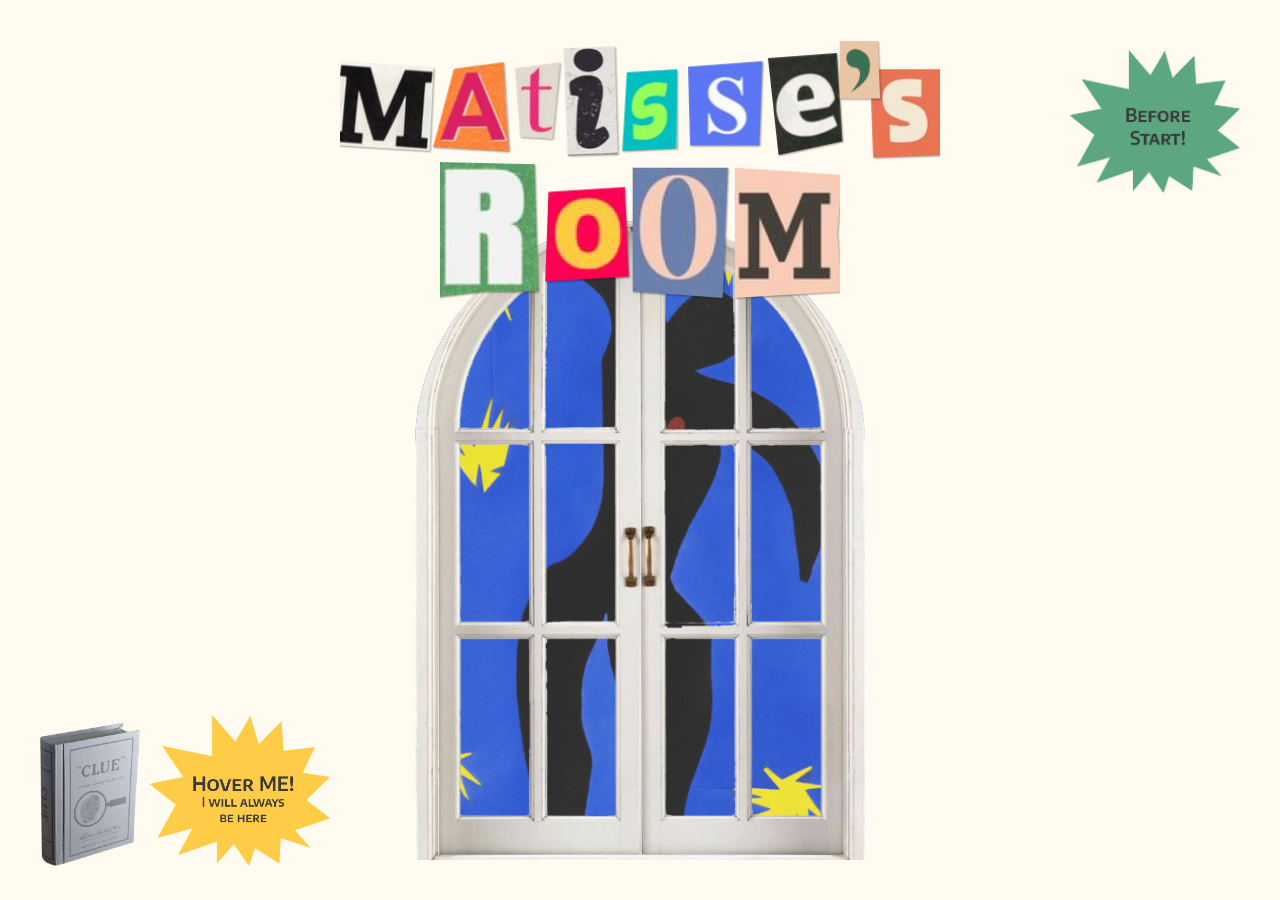
<file: index.html>
<!DOCTYPE html>
<html lang="en">
  <head>
    <meta charset="UTF-8" />
    <meta name="viewport" content="width=device-width, initial-scale=1.0" />
    <title>Document</title>
    <link rel="stylesheet" href="style.css" />
  </head>
  <body class="flex-col" style="background-color: #fffbf1">
    <div class="flex-col title-container">
      <div style="width: 600px">
        <img src="assets/main/title_top.png" />
      </div>
      <div style="width: 400px">
        <img src="assets/main/title_bottom.png" />
      </div>
    </div>
    <div class="flex-col window-container">
      <img
        id="window-outside"
        class="window-img window-animate"
        style="z-index: 6"
        src="assets/main/window_inside.png"
      />
      <img
        id="window-inside"
        class="window-img"
        src="assets/main/window_outside.png"
        style="z-index: 5"
      />

      <img
        class="window-img"
        style="z-index: 1"
        src="assets/main/landing.png"
      />
    </div>
    <div class="hover-me"><img src="assets/main/hoverme.png" /></div>
    <div id="before-start" class="before-start">
      <img src="assets/main/before_start.png" />
    </div>

    <div id="before-overlay" class="before-overlay">
      Have you heard about the boy trapped in the painting visible through this
      door?
      <br /><br />Long ago, a boy sneaked into a Matisse's room to steal his
      painting. <br />Unfortunately, he ended up trapped inside the painting and
      couldn't escape. <br />Since then, this door hasn't been opened for 100
      years. <br /><br />There are clues left behind by the boy in Matisse's
      room. <br />If you piece together the clues well, you can easily escape
      the room.
      <div class="bold">
        All you need is a mouse and keyboard! <br />Try to make good use of
        these two tools.
      </div>
      <br /><br />But be careful! <br />You could become the person trapped in
      the painting once again after 100 years.
    </div>
  </body>
  <script type="module" src="index.js"></script>
</html>
</file>
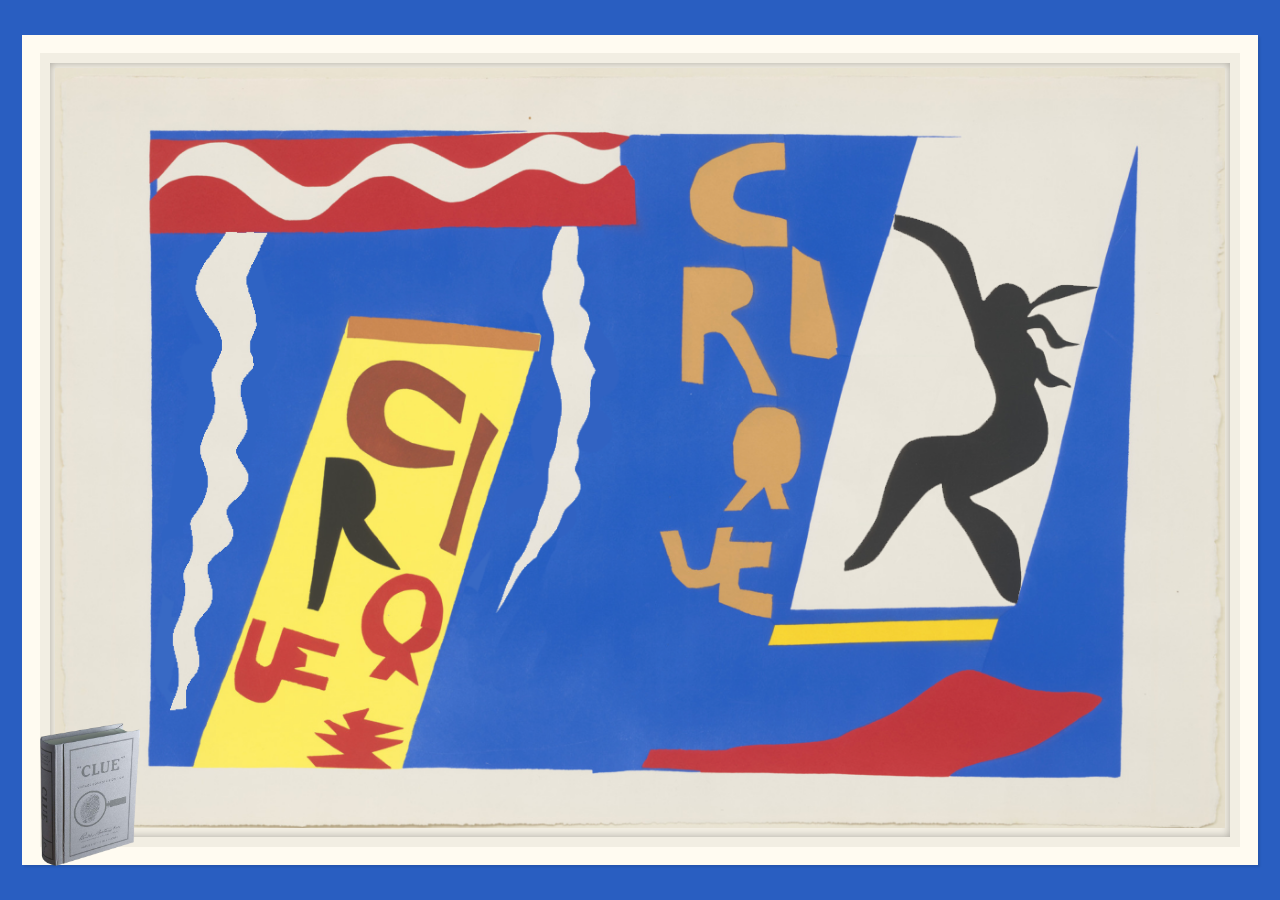
<file: circus.html>
<!DOCTYPE html>
<html lang="en">
  <head>
    <meta charset="UTF-8" />
    <meta name="viewport" content="width=device-width, initial-scale=1.0" />
    <title>Document</title>
    <link rel="stylesheet" href="style.css" />
  </head>
  <body class="flex-col" style="background-color: #295ec1">
    <div class="frame-outer">
      <div class="frame-inner">
        <div class="frame-wrapper" style="width: 1180px">
          <img src="assets/circus/circus_background.png" />

          <div id="circus1" class="circus-wrapper1">
            <img src="assets/circus/circus_asset1.png" />
          </div>
          <div id="circus2" class="circus-wrapper2">
            <img src="assets/circus/circus_asset2.png" />
          </div>
          <div id="circus3" class="circus-wrapper3">
            <img src="assets/circus/circus_asset3.png" />
          </div>
        </div>
      </div>
    </div>
  </body>
  <script type="module" src="pages/circus.js"></script>
</html>
</file>
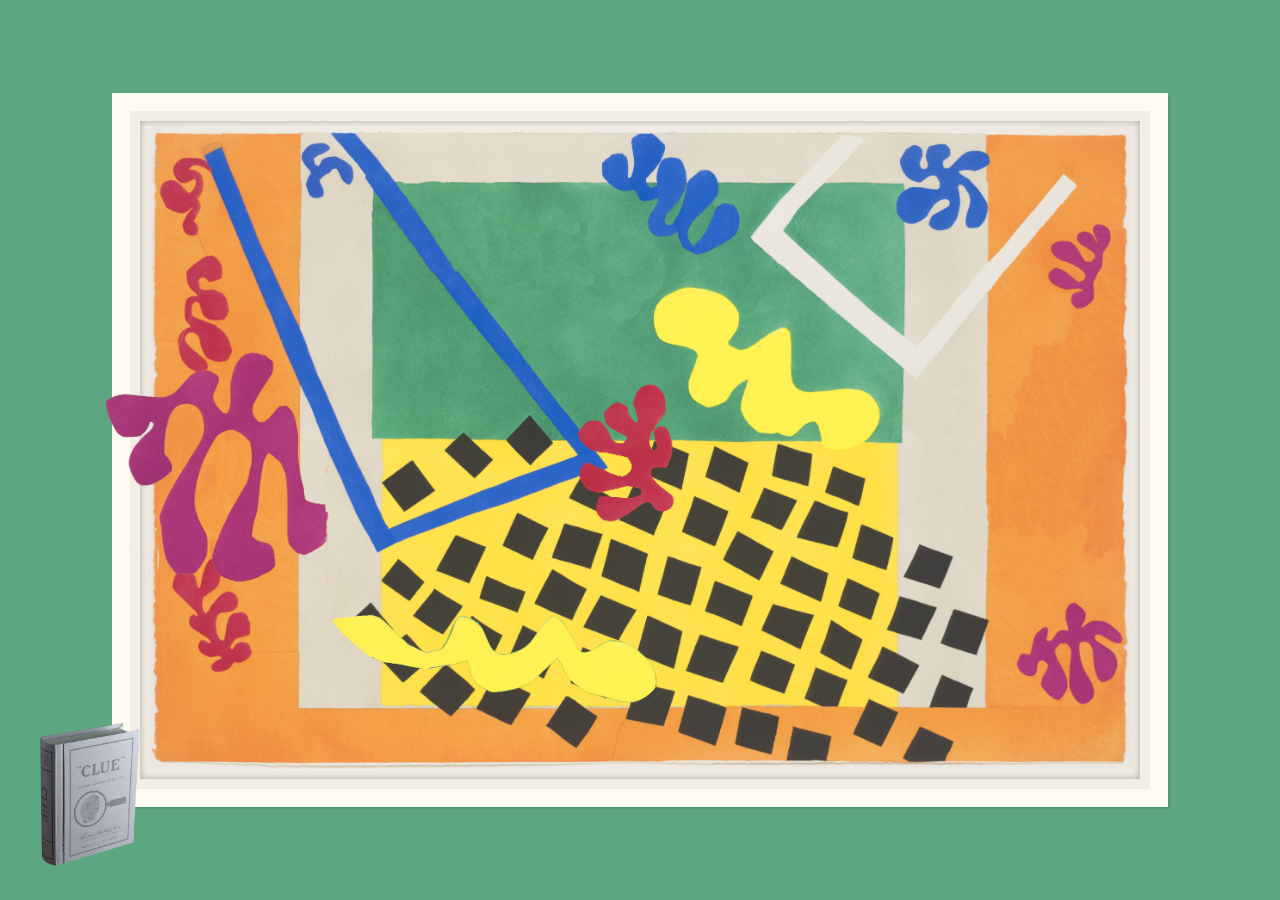
<file: codomas.html>
<!DOCTYPE html>
<html lang="en">
  <head>
    <meta charset="UTF-8" />
    <meta name="viewport" content="width=device-width, initial-scale=1.0" />
    <title>Document</title>
    <link rel="stylesheet" href="style.css" />
  </head>
  <body class="flex-col" style="background-color: #5ca780">
    <div class="frame-outer">
      <div class="frame-inner">
        <div class="frame-wrapper" style="width: 1000px">
          <img src="assets/codomas/codomas_background.png" />

          <div id="codomas1" class="codomas-wrapper1">
            <img src="assets/codomas/codomas_asset1.png" />
          </div>
          <div id="codomas2" class="codomas-wrapper2">
            <img src="assets/codomas/codomas_asset2.png" />
          </div>

          <div id="codomas3" class="codomas-wrapper3">
            <img src="assets/codomas/codomas_asset3.png" />
          </div>
        </div>
      </div>
    </div>
  </body>
  <script type="module" src="pages/codomas.js"></script>
</html>
</file>
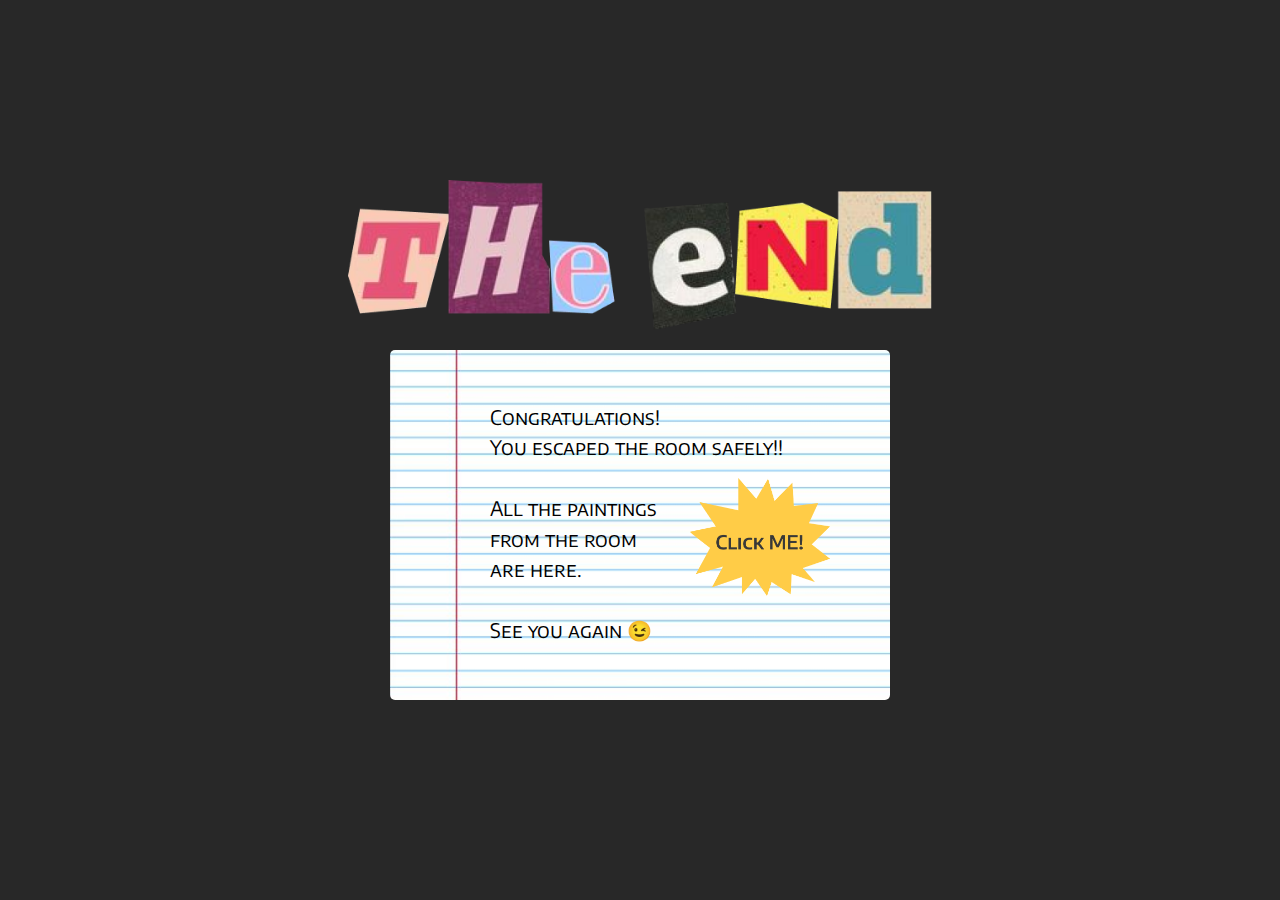
<file: dne.html>
<!DOCTYPE html>
<html lang="en">
  <head>
    <meta charset="UTF-8" />
    <meta name="viewport" content="width=device-width, initial-scale=1.0" />
    <title>Document</title>
    <link rel="stylesheet" href="style.css" />
  </head>
  <body class="flex-col" style="background-color: #282828">
    <div class="dne-title">
      <img src="assets/dne/end_title.png" />
    </div>
    <div class="dne-note-wrapper">
      <div class="dne-text">
        Congratulations!<br />You escaped the room safely!!<br /><br />All the
        paintings<br />from the room<br />are here.<br /><br />See you again 😉
      </div>
      <div class="dne-note">
        <img src="assets/dne/end_note.png" />
      </div>
      <a href="https://hye1ee.github.io/dmuy2193-promo/">
        <div class="dne-button">
          <img src="assets/dne/end_button.png" />
        </div>
      </a>
    </div>
  </body>
</html>
</file>
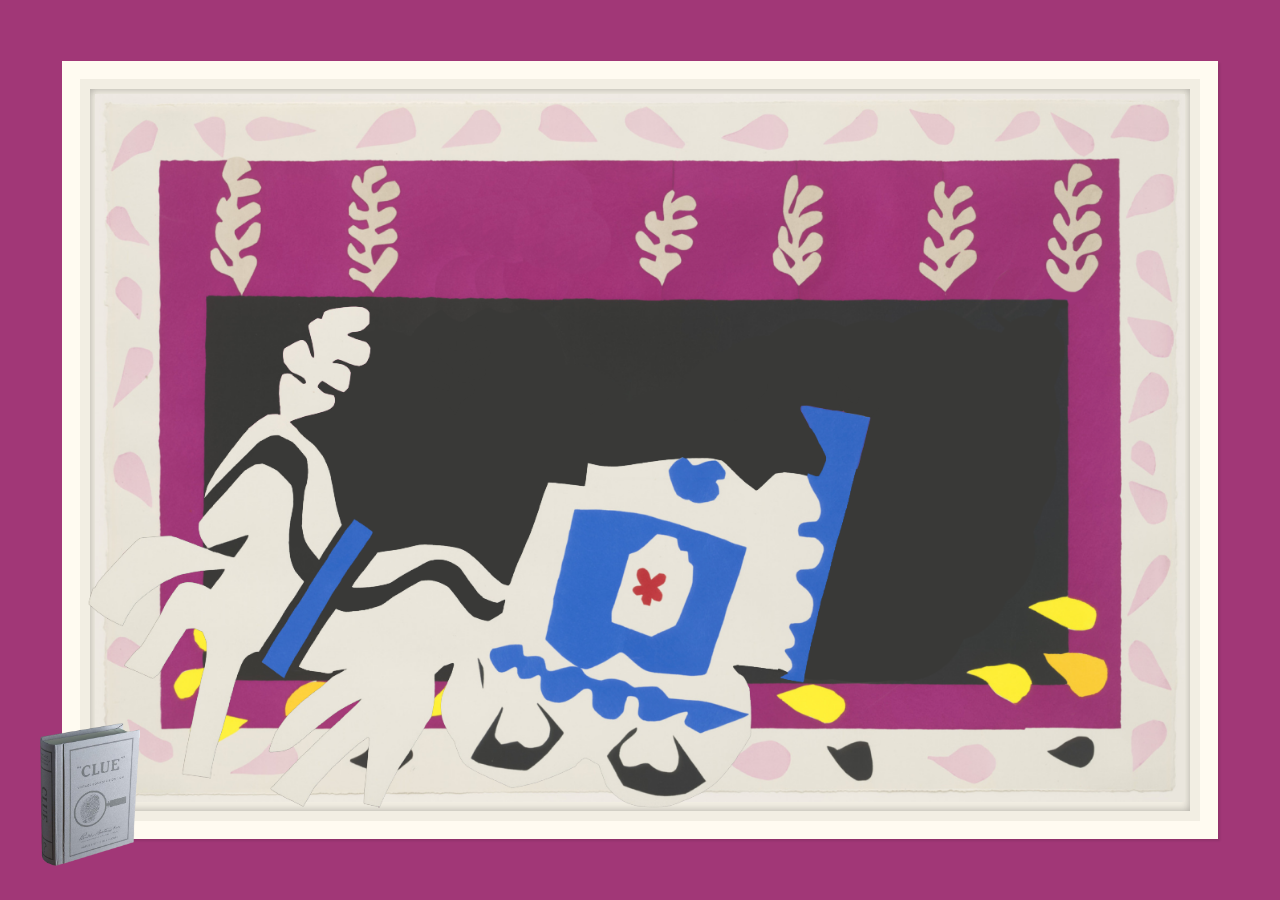
<file: funeral.html>
<!DOCTYPE html>
<html lang="en">
  <head>
    <meta charset="UTF-8" />
    <meta name="viewport" content="width=device-width, initial-scale=1.0" />
    <title>Document</title>
    <link rel="stylesheet" href="style.css" />
  </head>
  <body class="flex-col" style="background-color: #a13777">
    <div class="frame-outer">
      <div class="frame-inner">
        <div class="frame-wrapper" style="width: 1100px">
          <img src="assets/funeral/funeral_background.png" />

          <div id="horse" class="horse-wrapper">
            <img src="assets/funeral/funeral_horse.png" />
          </div>
        </div>
      </div>
    </div>
  </body>
  <script type="module" src="pages/funeral.js"></script>
</html>
</file>
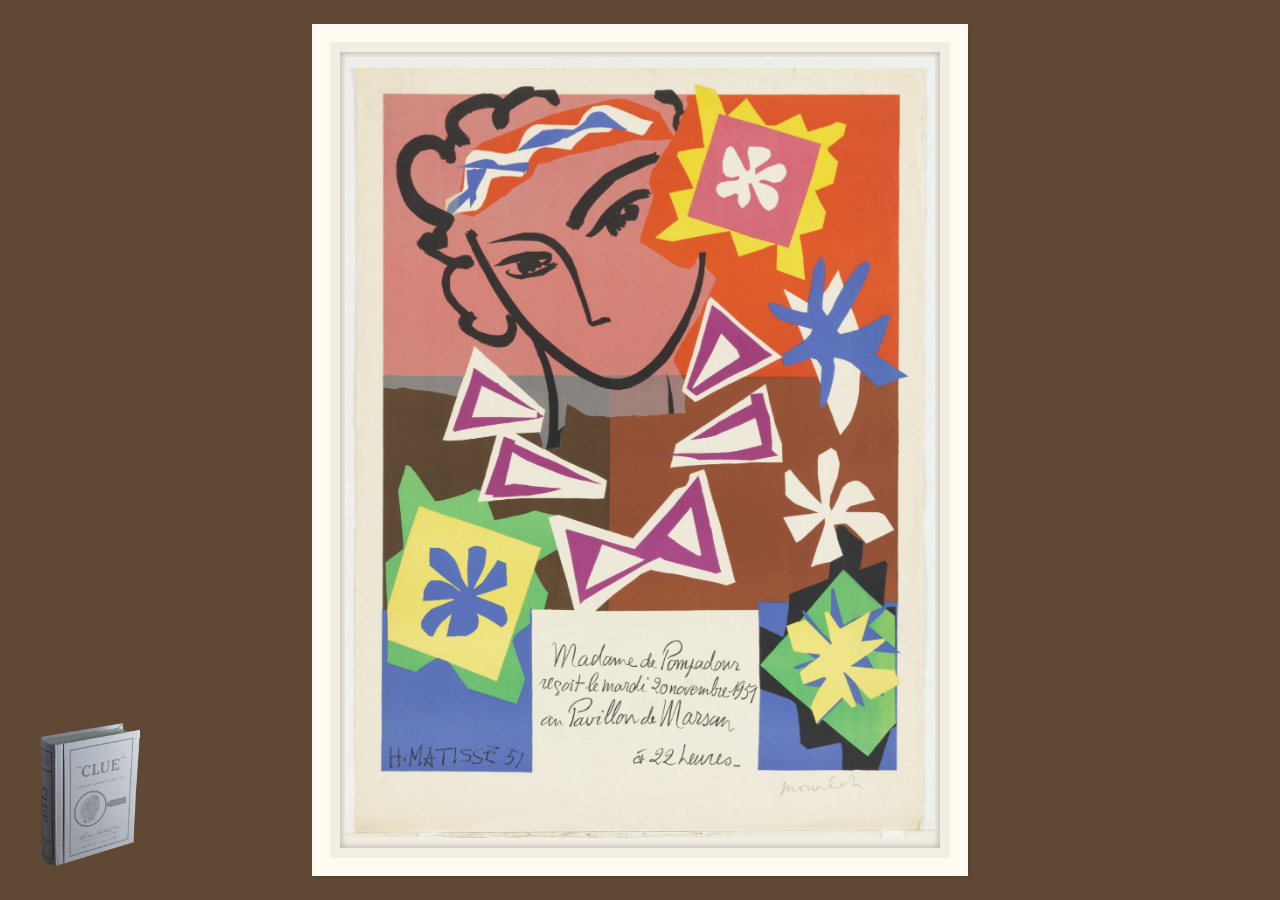
<file: madame.html>
<!DOCTYPE html>
<html lang="en">
  <head>
    <meta charset="UTF-8" />
    <meta name="viewport" content="width=device-width, initial-scale=1.0" />
    <title>Document</title>
    <link rel="stylesheet" href="style.css" />
  </head>
  <body class="flex-col" style="background-color: #5f4934">
    <div class="frame-outer">
      <div class="frame-inner">
        <div class="frame-wrapper" style="width: 600px">
          <img src="assets/madame/madame_background.png" />

          <div id="mouth" class="mouth-wrapper">
            <img src="assets/madame/madame_mouth.png" />
          </div>
        </div>
      </div>
    </div>
  </body>
  <script type="module" src="pages/madame.js"></script>
</html>
</file>
<file: style.css>
@import url("https://fonts.googleapis.com/css2?family=Encode+Sans+SC:wght@100..900&display=swap");
html {
  width: 100%;
  height: 100%;
  margin: 0;
  padding: 0;
}

body {
  width: 100%;
  height: 100%;
  margin: 0;
  padding: 0;

  font-family: "Encode Sans SC", sans-serif;
  font-optical-sizing: auto;
  font-weight: 400;
  font-size: 18px;
  line-height: 1.3;
  font-style: normal;
}

img {
  width: 100%;
  height: 100%;
  object-fit: cover;
}

.flex-col {
  display: flex;
  flex-direction: column;
  align-items: center;
  justify-content: center;
}

.flex-row {
  display: flex;
  flex-direction: row;
  align-items: center;
  justify-content: center;
}

.clue-button {
  width: 100px;
  cursor: pointer;

  position: absolute;
  bottom: 0px;
  left: 0px;
  transition: all 0.1s;
  z-index: 50;
  &:hover {
    width: 150px;
  }
}

.frame-wrapper {
  box-shadow: inset 0px 0px 8px rgba(0, 0, 0, 0.3);
  padding: 5px;
  box-sizing: border-box;

  position: relative;
}

.frame-inner {
  width: fit-content;
  height: fit-content;

  padding: 10px;
  box-sizing: border-box;
  background-color: #f2eee3;
}

.frame-outer {
  width: fit-content;
  height: fit-content;
  box-shadow: 2px 2px 2px rgba(0, 0, 0, 0.1);

  padding: 18px;
  box-sizing: border-box;
  background-color: #fffbf1;
}

.horse-wrapper {
  width: 800px;
  position: absolute;
  left: -11px;
  top: 206px;
}

.mouth-wrapper {
  width: 65px;
  position: absolute;
  left: 240px;
  top: 270px;
  visibility: hidden;
  cursor: pointer;
  transition: all 1s;
  &:hover {
    transform: rotate(-15deg);
  }
  @media (550px <= width <= 600px) and (750px <= height <= 800px) {
    visibility: visible;
  }
}

@keyframes circus1 {
  0% {
    transform: rotate(-10deg);
  }
  50% {
    transform: rotate(30deg);
  }
  100% {
    transform: rotate(-10deg);
  }
}
.circus-wrapper1 {
  width: 100px;

  position: absolute;
  left: 120px;
  top: 167px;
  z-index: 50;
  transform-origin: 50% 0%;
  animation: circus1 4s infinite;
}
@keyframes circus2 {
  0% {
    transform: rotate(-30deg);
    width: 115px;
  }
  50% {
    transform: rotate(30deg);
    width: 145px;
  }
  100% {
    transform: rotate(-30deg);
    width: 115px;
  }
}
.circus-wrapper2 {
  width: 115px;

  position: absolute;
  left: 440px;
  top: 155px;
  z-index: 50;
  transform-origin: 50% 0%;
  animation: circus2 2s infinite;
}
@keyframes circus3 {
  0% {
    transform: translate(-50px, -50px);
    opacity: 1;
  }
  25% {
    transform: translate(30px, 30px);
  }
  50% {
    transform: translate(30px, -30px);
    opacity: 0.4;
  }
  75% {
    transform: translate(-30px, 30px);
  }
  100% {
    transform: translate(-50px, -50px);
    opacity: 1;
  }
}
.circus-wrapper3 {
  width: 260px;

  position: absolute;
  right: 130px;
  top: 145px;
  z-index: 50;
  transform-origin: 50% 0%;
  animation: circus3 5s infinite;
}
.codomas-wrapper1 {
  width: 105px;

  position: absolute;
  left: 34px;
  bottom: 250px;
  z-index: 50;
  transform: translate(400px, 0);
}
.codomas-wrapper2 {
  width: 330px;

  position: absolute;
  left: 190px;
  top: 90px;
  z-index: 50;
  transform: translate(0, 400px);
}
.codomas-wrapper3 {
  width: 225px;

  position: absolute;
  right: 10px;
  top: 230px;
  z-index: 50;
  transform: translate(-800px, 0);
}
.star {
  transition: all 0.3s;
  cursor: pointer;
}
.star-wrapper8 {
  width: 80px;

  position: absolute;
  right: 420px;
  top: 80px;
  z-index: 50;
  &:hover {
    width: 90px;
  }
}
.star-wrapper91 {
  width: 60px;

  position: absolute;
  right: 460px;
  bottom: 140px;
  z-index: 50;
  &:hover {
    width: 75px;
  }
}
.star-wrapper92 {
  width: 62px;

  position: absolute;
  right: 190px;
  top: 55px;
  z-index: 50;
  &:hover {
    width: 80px;
  }
}
.star-wrapper10 {
  width: 95px;

  position: absolute;
  right: 120px;
  bottom: 75px;
  z-index: 50;
  &:hover {
    width: 105px;
  }
}
.star-wrapper11 {
  width: 57px;

  position: absolute;
  right: 78px;
  top: 124px;
  z-index: 50;
  &:hover {
    width: 70px;
  }
}

.hover-me {
  width: 180px;

  position: absolute;
  bottom: 30px;
  left: 150px;
}
.before-start {
  width: 170px;
  cursor: pointer;

  position: absolute;
  top: 50px;
  right: 40px;
  z-index: 999;

  &:hover {
    opacity: 0.4;
  }
}
.before-overlay {
  width: 100%;
  height: 100%;
  opacity: 0;
  visibility: hidden;

  position: absolute;
  top: 0;
  left: 0;
  background-color: rgba(0, 0, 0, 0.7);
  transition: all 1s;
  z-index: 998;

  display: flex;
  flex-direction: column;
  text-align: center;
  font-weight: 300;
  color: white;
  line-height: 1.5;
  align-items: center;
  justify-content: center;
}
.bold {
  font-weight: 600;
}

.title-container {
  position: relative;
  bottom: -40px;
  z-index: 10;
}

.window-container {
  width: 450px;
  height: 670px;

  position: relative;
  bottom: 40px;
  border-radius: 500px 500px 0 0;
  overflow: hidden;
}
.window-img {
  position: absolute;
}
.window-animate {
  width: 90%;
  height: auto;
  cursor: pointer;
  transition: all 1s;
  &:hover {
    transform: translateY(-600px);
  }
}

.dne-title {
  height: 150px;
  position: relative;
  bottom: 20px;
}
.dne-note-wrapper {
  width: 500px;
  height: 350px;
  border-radius: 5px;
  overflow: hidden;
  position: relative;
}
.dne-text {
  position: absolute;
  top: 52px;
  left: 100px;
  font-size: 20px;
  line-height: 1.52;
  z-index: 50;
}
.dne-note {
  width: 100%;
  height: 100%;
  position: absolute;
  top: 0;
  left: 0;
}
.dne-button {
  width: 140px;
  position: absolute;
  bottom: 100px;
  right: 60px;
  cursor: pointer;
  transition: all 0.3s;
  z-index: 800;
  &:hover {
    opacity: 0.4;
  }
}
</file>
